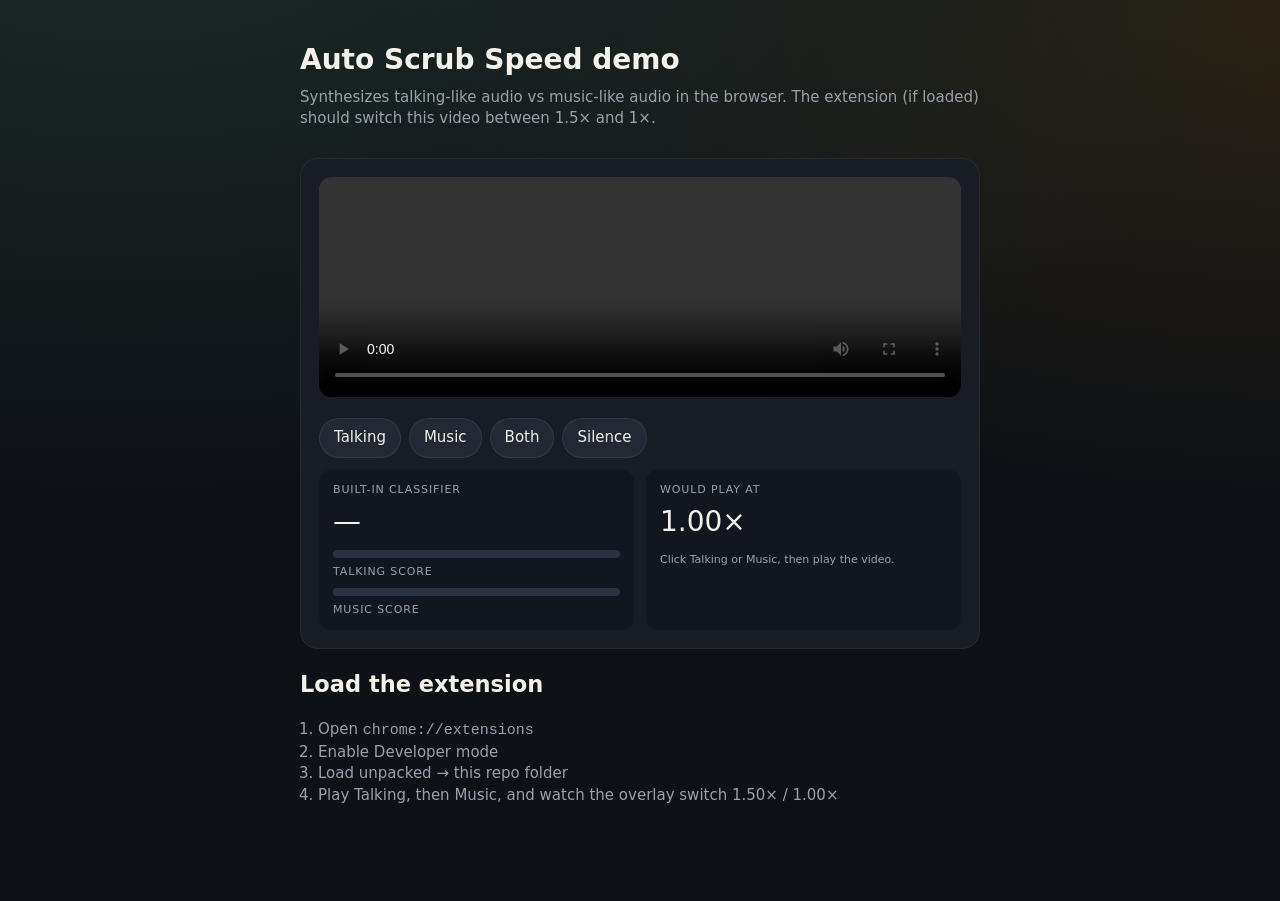
<file: demo/index.html>
<!DOCTYPE html>
<html lang="en">
  <head>
    <meta charset="UTF-8" />
    <meta name="viewport" content="width=device-width, initial-scale=1" />
    <title>Auto Scrub Speed — classifier demo</title>
    <style>
      :root {
        color-scheme: dark;
        --bg: #0e1116;
        --panel: #171c25;
        --ink: #f4f1ea;
        --muted: #9aa1ad;
        --teal: #3ee0c4;
        --amber: #ffb020;
      }
      * { box-sizing: border-box; }
      body {
        margin: 0;
        min-height: 100vh;
        font: 15px/1.45 "IBM Plex Sans", "Segoe UI", system-ui, sans-serif;
        background:
          radial-gradient(1200px 600px at 10% -10%, #1b2a28, transparent),
          radial-gradient(900px 500px at 100% 0%, #2a2214, transparent),
          var(--bg);
        color: var(--ink);
      }
      main {
        max-width: 720px;
        margin: 0 auto;
        padding: 40px 20px 80px;
      }
      h1 { font-size: 28px; margin: 0 0 6px; }
      .lede { color: var(--muted); margin: 0 0 28px; }
      .stage {
        background: var(--panel);
        border: 1px solid rgba(255,255,255,0.06);
        border-radius: 18px;
        padding: 18px;
      }
      video {
        width: 100%;
        height: 220px;
        background: #0a0c10;
        border-radius: 12px;
        object-fit: cover;
      }
      .btns { display: flex; flex-wrap: wrap; gap: 8px; margin: 14px 0 8px; }
      button {
        appearance: none;
        border: 1px solid rgba(255,255,255,0.08);
        background: #222834;
        color: var(--ink);
        border-radius: 999px;
        padding: 8px 14px;
        cursor: pointer;
        font: inherit;
      }
      button[aria-pressed="true"] {
        background: #14332e;
        border-color: var(--teal);
        color: var(--teal);
      }
      .readout {
        display: grid;
        grid-template-columns: 1fr 1fr;
        gap: 12px;
        margin-top: 12px;
      }
      .card {
        background: #12161e;
        border-radius: 12px;
        padding: 12px 14px;
      }
      .k { color: var(--muted); font-size: 11px; text-transform: uppercase; letter-spacing: 0.08em; }
      .v { font-size: 28px; font-variant-numeric: tabular-nums; margin-top: 4px; }
      .v.music { color: var(--teal); }
      .v.speech { color: var(--amber); }
      .bar {
        height: 8px;
        border-radius: 99px;
        background: #2a3140;
        overflow: hidden;
        margin-top: 8px;
      }
      .bar > span { display: block; height: 100%; width: 0%; }
      #speechBar { background: var(--amber); }
      #musicBar { background: var(--teal); }
      ol { color: var(--muted); padding-left: 18px; }
    </style>
  </head>
  <body>
    <main>
      <h1>Auto Scrub Speed demo</h1>
      <p class="lede">
        Synthesizes talking-like audio vs music-like audio in the browser.
        The extension (if loaded) should switch this video between 1.5× and 1×.
      </p>
      <div class="stage">
        <video id="vid" controls playsinline></video>
        <div class="btns">
          <button id="btnSpeech" aria-pressed="false">Talking</button>
          <button id="btnMusic" aria-pressed="false">Music</button>
          <button id="btnMix" aria-pressed="false">Both</button>
          <button id="btnStop" aria-pressed="false">Silence</button>
        </div>
        <div class="readout">
          <div class="card">
            <div class="k">Built-in classifier</div>
            <div class="v" id="mode">—</div>
            <div class="bar"><span id="speechBar"></span></div>
            <div class="k" style="margin-top:6px">Talking score</div>
            <div class="bar"><span id="musicBar"></span></div>
            <div class="k" style="margin-top:6px">Music score</div>
          </div>
          <div class="card">
            <div class="k">Would play at</div>
            <div class="v" id="speed">1.00×</div>
            <p class="k" id="hint" style="margin-top:10px;text-transform:none;letter-spacing:0">
              Click Talking or Music, then play the video.
            </p>
          </div>
        </div>
      </div>
      <h2>Load the extension</h2>
      <ol>
        <li>Open <code>chrome://extensions</code></li>
        <li>Enable Developer mode</li>
        <li>Load unpacked → this repo folder</li>
        <li>Play Talking, then Music, and watch the overlay switch 1.50× / 1.00×</li>
      </ol>
    </main>
    <script src="../classifier.js"></script>
    <script src="demo.js"></script>
  </body>
</html>
</file>
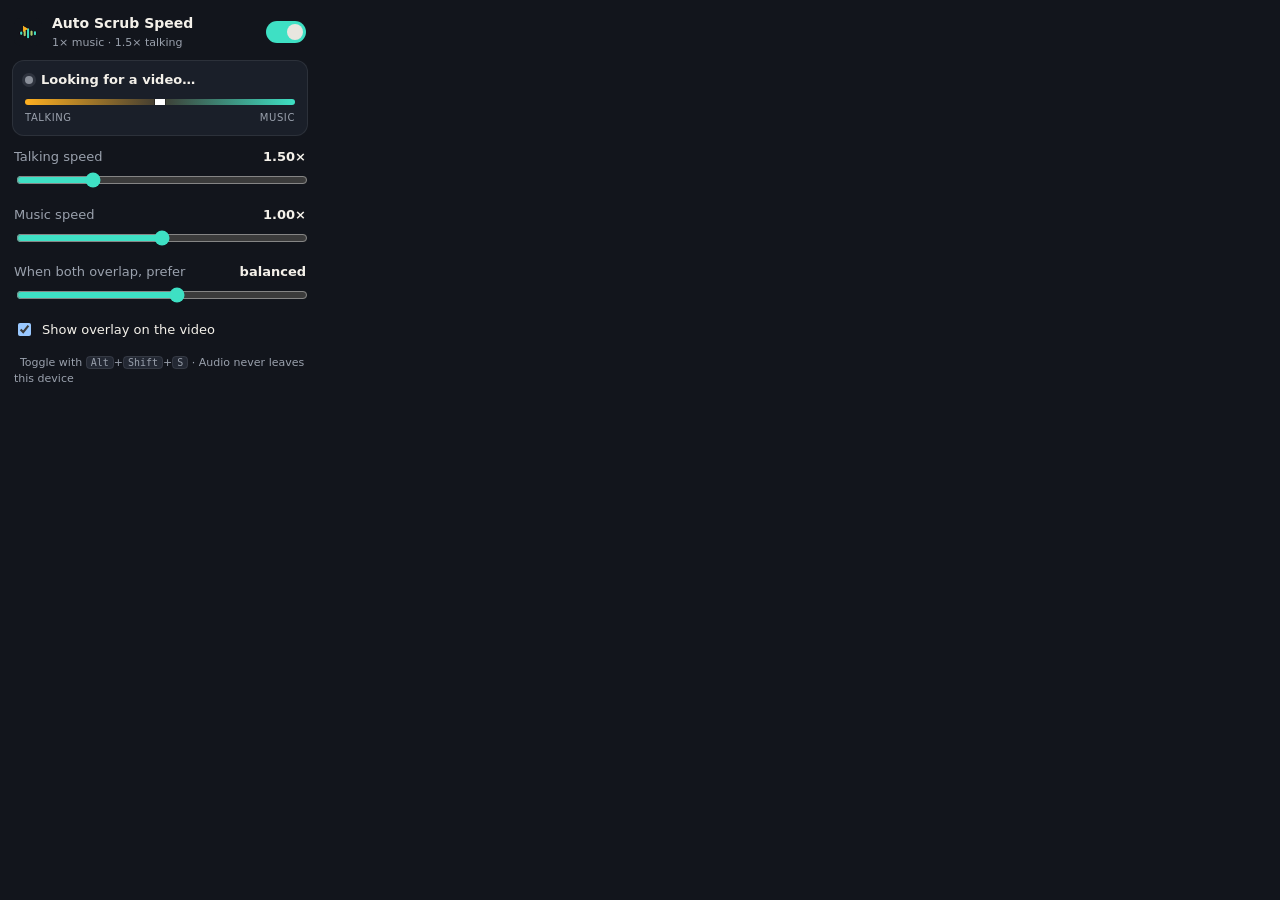
<file: popup.html>
<!DOCTYPE html>
<html lang="en">
  <head>
    <meta charset="UTF-8" />
    <title>Auto Scrub Speed</title>
    <link rel="stylesheet" href="popup.css" />
  </head>
  <body>
    <header>
      <div class="brand">
        <img src="icons/icon48.png" width="28" height="28" alt="" />
        <div>
          <h1>Auto Scrub Speed</h1>
          <p class="tag">1× music · 1.5× talking</p>
        </div>
      </div>
      <label class="switch" title="Enable or disable on this browser">
        <input type="checkbox" id="enabled" />
        <span class="knob"></span>
      </label>
    </header>

    <section class="now" id="now">
      <div class="now-row">
        <span class="now-dot" id="nowDot"></span>
        <span id="nowMode">Looking for a video…</span>
        <span class="now-speed" id="nowSpeed"></span>
      </div>
      <div class="meter" title="Speech vs music score">
        <div class="meter-fill" id="meterFill"></div>
      </div>
      <div class="meter-labels">
        <span>Talking</span>
        <span>Music</span>
      </div>
    </section>

    <section class="controls">
      <label>
        <div class="row">
          <span>Talking speed</span>
          <strong id="speechVal">1.50×</strong>
        </div>
        <input id="speechSpeed" type="range" min="1" max="3" step="0.05" />
      </label>
      <label>
        <div class="row">
          <span>Music speed</span>
          <strong id="musicVal">1.00×</strong>
        </div>
        <input id="musicSpeed" type="range" min="0.5" max="1.5" step="0.05" />
      </label>
      <label>
        <div class="row">
          <span>When both overlap, prefer</span>
          <strong id="biasVal">balanced</strong>
        </div>
        <input id="overlapBias" type="range" min="-0.15" max="0.3" step="0.01" />
      </label>
      <label class="check">
        <input type="checkbox" id="overlay" />
        Show overlay on the video
      </label>
    </section>

    <footer>
      <span id="extVersion" class="ver"></span>
      Toggle with <kbd>Alt</kbd>+<kbd>Shift</kbd>+<kbd>S</kbd>
      · Audio never leaves this device
    </footer>
    <script src="popup.js"></script>
  </body>
</html>
</file>
<file: popup.css>
:root {
  color-scheme: dark;
  --bg: #12151c;
  --panel: #1a1f29;
  --ink: #f4f1ea;
  --muted: #9aa1ad;
  --line: rgba(255, 255, 255, 0.08);
  --teal: #3ee0c4;
  --amber: #ffb020;
}

* {
  box-sizing: border-box;
}

body {
  margin: 0;
  width: 320px;
  background: var(--bg);
  color: var(--ink);
  font: 13px/1.4 "IBM Plex Sans", "Segoe UI", system-ui, sans-serif;
}

header {
  display: flex;
  align-items: center;
  justify-content: space-between;
  padding: 14px 14px 10px;
  gap: 12px;
}

.brand {
  display: flex;
  gap: 10px;
  align-items: center;
}

.brand img {
  border-radius: 7px;
}

h1 {
  margin: 0;
  font-size: 14px;
  font-weight: 650;
}

.tag {
  margin: 1px 0 0;
  color: var(--muted);
  font-size: 11px;
}

.switch {
  position: relative;
  width: 40px;
  height: 22px;
  flex: none;
}

.switch input {
  opacity: 0;
  width: 0;
  height: 0;
}

.knob {
  position: absolute;
  inset: 0;
  background: #2a3140;
  border-radius: 999px;
  cursor: pointer;
  transition: background 0.15s ease;
}

.knob::after {
  content: "";
  position: absolute;
  width: 16px;
  height: 16px;
  left: 3px;
  top: 3px;
  background: #e8e6df;
  border-radius: 50%;
  transition: transform 0.15s ease;
}

.switch input:checked + .knob {
  background: var(--teal);
}

.switch input:checked + .knob::after {
  transform: translateX(18px);
}

.now {
  margin: 0 12px 12px;
  padding: 10px 12px;
  background: var(--panel);
  border: 1px solid var(--line);
  border-radius: 12px;
}

.now-row {
  display: flex;
  align-items: center;
  gap: 8px;
  font-weight: 600;
}

.now-dot {
  width: 8px;
  height: 8px;
  border-radius: 50%;
  background: #8b909a;
  box-shadow: 0 0 0 3px rgba(139, 144, 154, 0.18);
}

.now[data-mode="music"] .now-dot {
  background: var(--teal);
  box-shadow: 0 0 0 3px rgba(62, 224, 196, 0.2);
}

.now[data-mode="speech"] .now-dot {
  background: var(--amber);
  box-shadow: 0 0 0 3px rgba(255, 176, 32, 0.2);
}

.now-speed {
  margin-left: auto;
  font-variant-numeric: tabular-nums;
  color: var(--muted);
  font-weight: 500;
}

.meter {
  margin-top: 10px;
  height: 6px;
  border-radius: 99px;
  background: linear-gradient(90deg, var(--amber), #3d3a32 50%, var(--teal));
  position: relative;
  overflow: hidden;
}

.meter-fill {
  position: absolute;
  top: -3px;
  width: 10px;
  height: 12px;
  margin-left: -5px;
  background: #fff;
  border-radius: 2px;
  left: 50%;
  box-shadow: 0 0 0 1px rgba(0, 0, 0, 0.35);
}

.meter-labels {
  display: flex;
  justify-content: space-between;
  margin-top: 6px;
  color: var(--muted);
  font-size: 10px;
  text-transform: uppercase;
  letter-spacing: 0.06em;
}

.controls {
  padding: 0 14px 8px;
  display: grid;
  gap: 12px;
}

.row {
  display: flex;
  justify-content: space-between;
  margin-bottom: 4px;
}

.row span {
  color: var(--muted);
}

input[type="range"] {
  width: 100%;
  accent-color: var(--teal);
}

.check {
  display: flex;
  align-items: center;
  gap: 8px;
  color: var(--ink);
}

footer {
  padding: 8px 14px 12px;
  color: var(--muted);
  font-size: 11px;
}

.ver {
  font-variant-numeric: tabular-nums;
  margin-right: 6px;
}

kbd {
  background: #232833;
  border: 1px solid var(--line);
  border-radius: 4px;
  padding: 0 4px;
  font-size: 10px;
}
</file>
